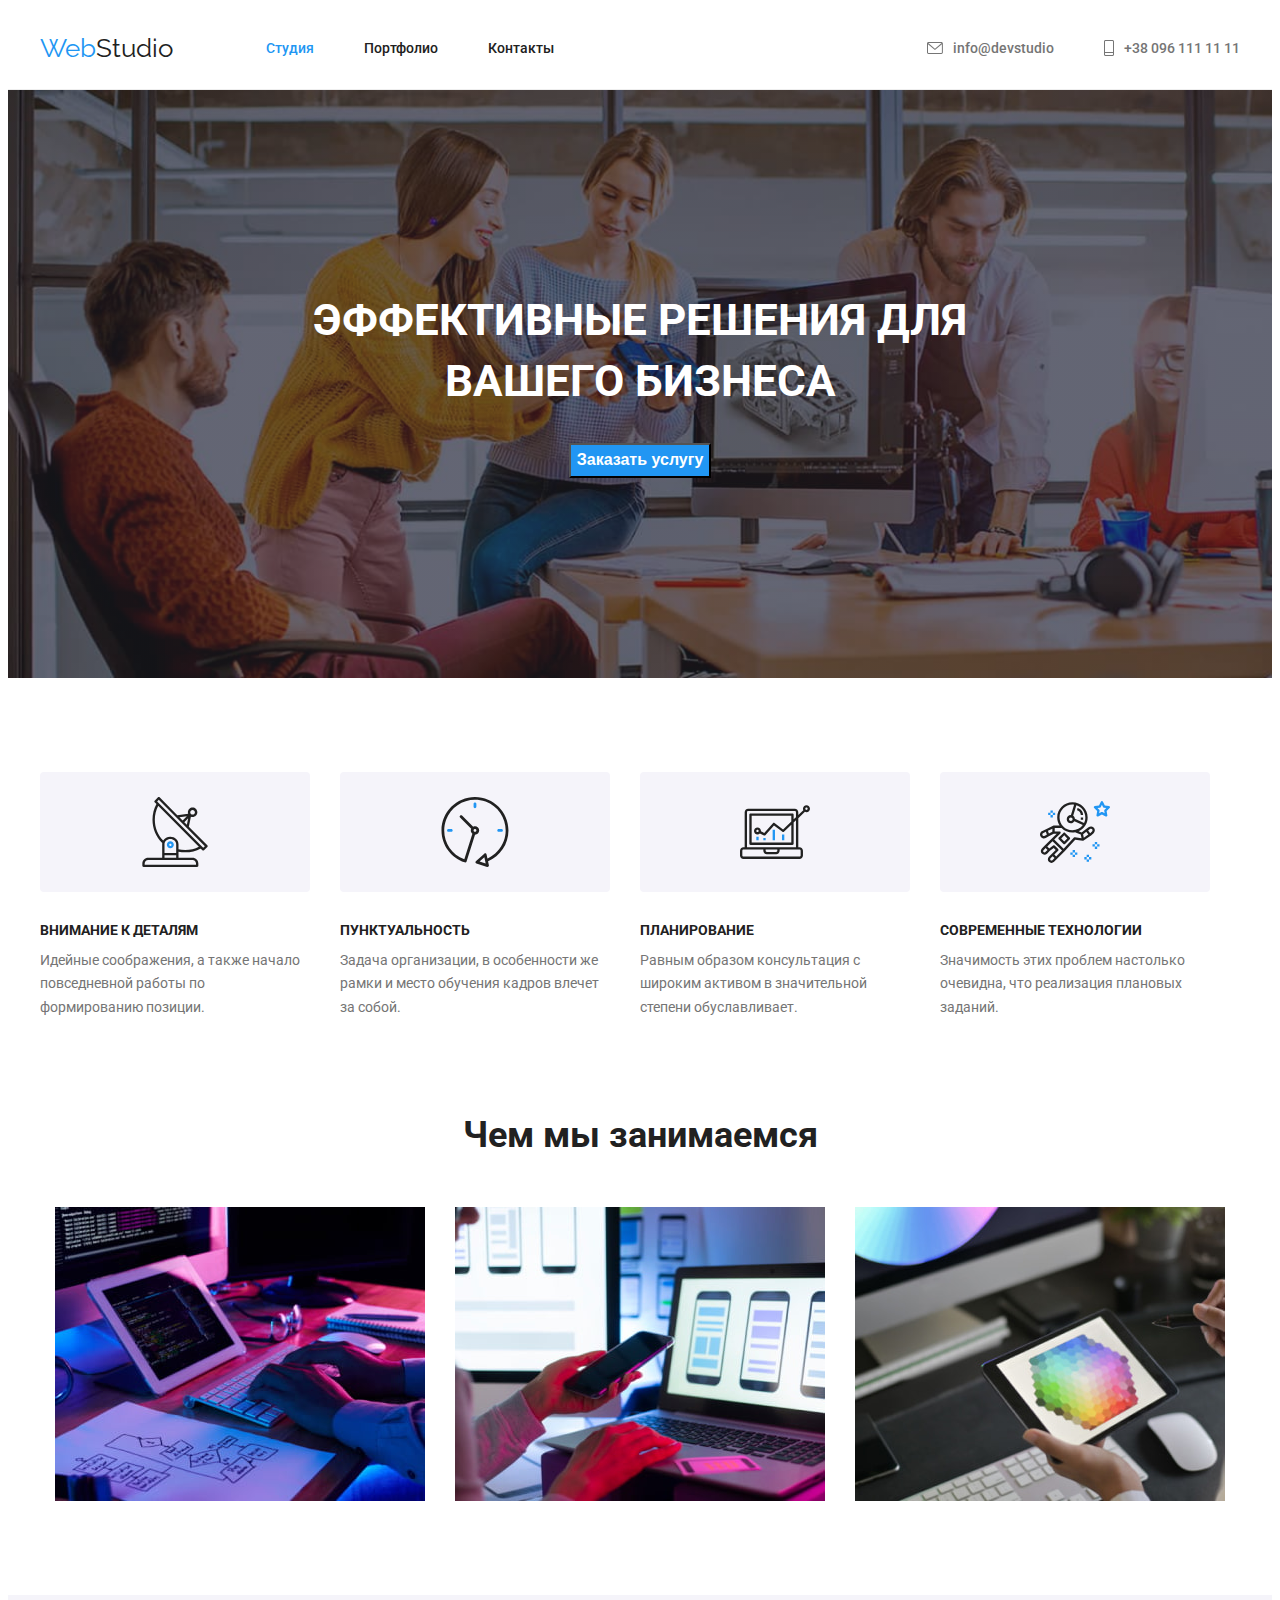
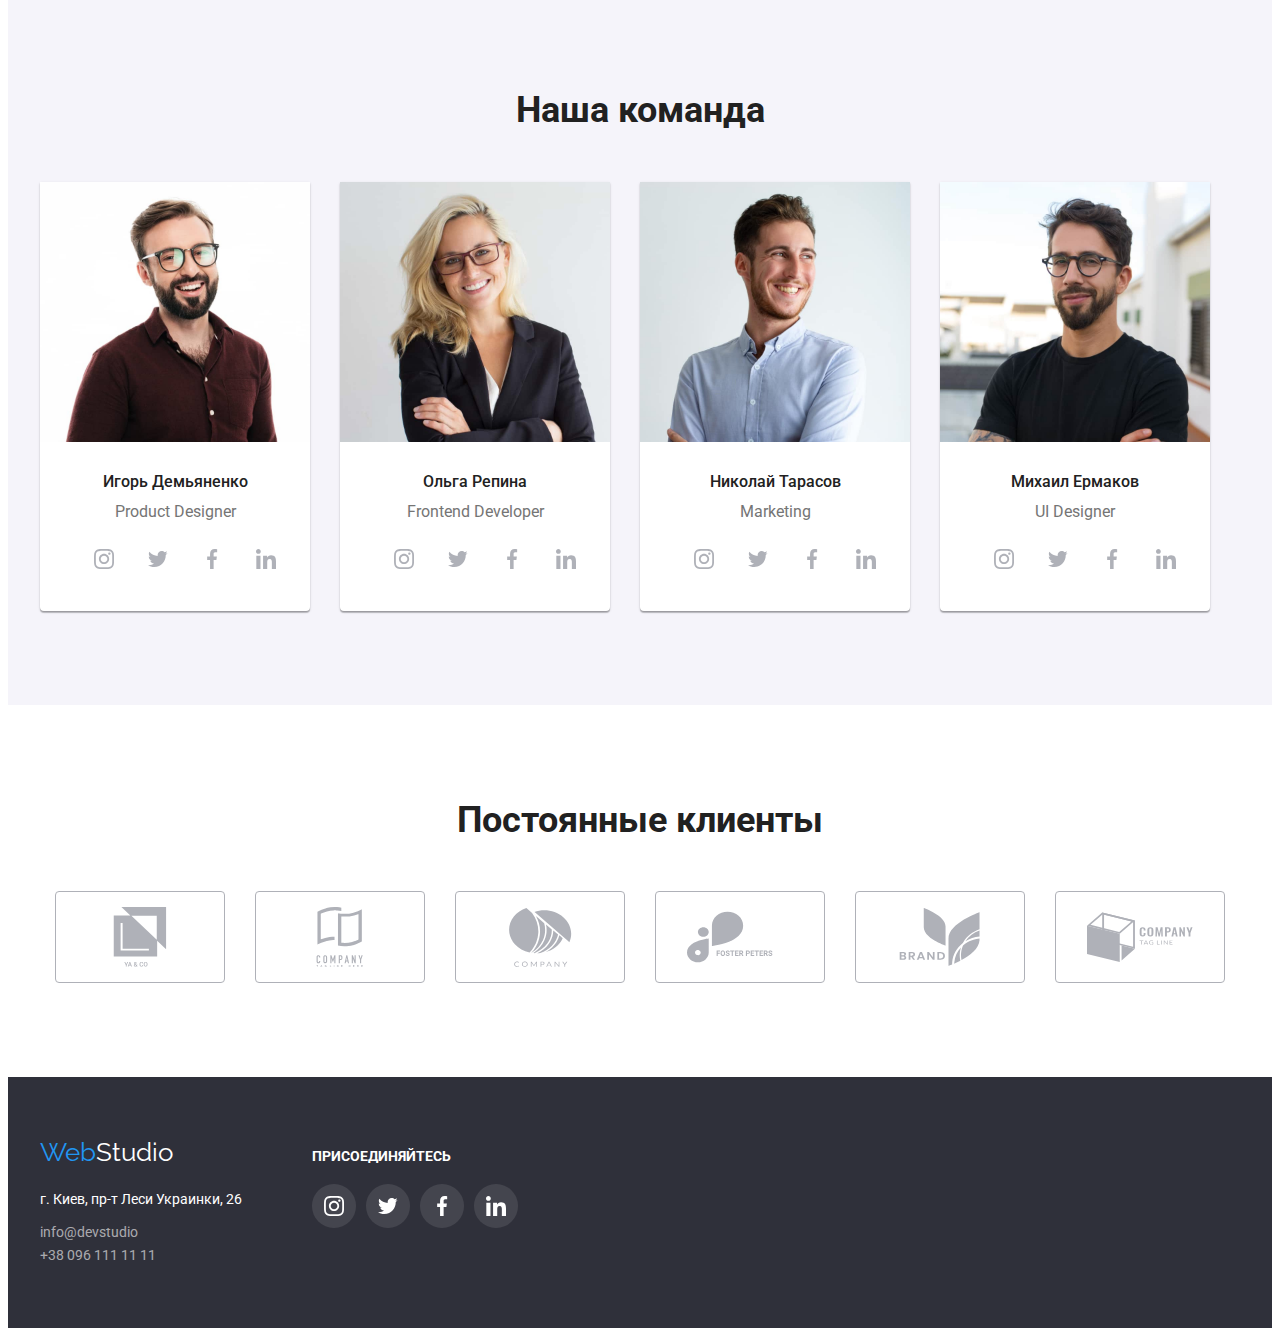
<file: index.html>
<!DOCTYPE html>
<html lang="ru">
    <head>
        <meta charset="UTF-8">
        <meta name="viewport" content="width=device-width, inital-scale=1.0">
        <title>Document</title>
        <link rel="preconnect" href="https://fonts.googleapis.com">
<link rel="preconnect" href="https://fonts.gstatic.com" crossorigin>
<link href="https://fonts.googleapis.com/css2?family=Oleo+Script&family=Raleway:wght@700&family=Roboto:wght@400;500;700;900&display=swap" rel="stylesheet">
<link rel="stylesheet" href="https://cdnjs.cloudflare.com/ajax/libs/modern-normalize/1.1.0/modern-normalize.min.css" integrity="sha512-wpPYUAdjBVSE4KJnH1VR1HeZfpl1ub8YT/NKx4PuQ5NmX2tKuGu6U/JRp5y+Y8XG2tV+wKQpNHVUX03MfMFn9Q==" crossorigin="anonymous" referrerpolicy="no-referrer" />
<link rel="stylesheet" href="./css/styles.css">
    </head>
    <body class="page">
        <header class="page-header">
            <div class="container main-hader">
            <nav class="main-hader">
                <a class="logo" href="./index.html"><span class="page-header-logo">Web</span><span class="page-header-nav">Studio</span></a>
                <ul class="site-nav">
                    <li class="link-nav"><a class="current nav-padding" href="">Студия</a></li>
                    <li class="link-nav-margin"><a class="link-nav nav-padding" href="./portfolio.html">Портфолио</a></li>
                    <li class="link-nav-margin"><a class="link-nav nav-padding" href="">Контакты</a></li>
                </ul>
            </nav>
                <ul class="auth-nav">
                    <li class="">
                        <a class="link-contact" href=""><svg class="envelope tel-envelipe-margin">
                        <use href='./images/sprite.svg#icon-envelope-hover'></use>
                    </svg> info@devstudio</a></li>
                    <li class="link-nav-margin"><a class="link-contact" href=""><svg class="tel tel-envelipe-margin">
                               <use href='./images/sprite.svg#icon-tel'></use>
                           </svg>  +38 096 111 11 11</a></li>
                </ul>
                </div>
        </header>
        <main>
    <section class="hero">
        <div class="container">
    <h1 class="hero-text">Эффективные решения для вашего бизнеса</h1>
        <button class="hero-buton">Заказать услугу</button>
    </div>
    </section>
    <section class="section section-benefits">
    <div class="section-benefits-margin container">
    <h2 class="visually-hidden">Наші переваги</h2>
    <ul class="benefis-list">
        <li class="benefits-margin">
            <div class="grup-box">
            <svg class="icon-Group">
                <use href='./images/sprite.svg#icon-antenna-1'></use>
            </svg>
        </div>
            <h3 class="section-benefits-title">Внимание к деталям</h3>
            <p class="section-benefits-text">Идейные соображения, а также начало повседневной работы по формированию позиции.</p>
        </li>
        <li class="benefits-margin">
            <div class="grup-box">
            <svg class="icon-Group">
                <use href='./images/sprite.svg#icon-clock-1'></use>
            </svg>
        </div>
            <h3 class="section-benefits-title">Пунктуальность</h3>
            <p class="section-benefits-text">Задача организации, в особенности же рамки и место обучения кадров влечет за собой.</p>
        </li> 
        <li class="benefits-margin">
            <div class="grup-box">
            <svg class="icon-Group">
                <use href='./images/sprite.svg#icon-diagram-1'></use>
            </svg>
        </div class="grup-box">
            <h3 class="section-benefits-title">Планирование</h3>
            <p class="section-benefits-text">Равным образом консультация с широким активом в значительной степени обуславливает.</p>
         </li>
        <li class="benefits-margin">
            <div class="grup-box">
            <svg class="icon-Group">
                <use href='./images/sprite.svg#icon-astronaut-1'></use>
            </svg>
        </div>
            <h3 class="section-benefits-title">Современные технологии</h3>
            <p class="section-benefits-text">Значимость этих проблем настолько очевидна, что реализация плановых заданий.</p>
        </li>
    </ul>
</div>
</section>
<section class="occupation section">
    <div class="container">
    <h2 class="section-work">Чем мы занимаемся</h2>
    <ul class="work-list">
    <li class="occupation-margin">
    <img src="./images/development.jpg" alt="Создание сайта" width="370">
    </li>
    <li class="occupation-margin">
        <img src="./images/mobile.jpg" alt="Оптимизация для мобильных устройств" width="370">
    </li>
    <li class="occupation-margin">
        <img src="./images/design.jpg" alt="Дизайн" width="370">
    </li>
    </ul>
</div>
</section>
<section class="section-page">
    <div class="container">
    <h2 class="pege-team">Наша команда</h2>
    <ul class="team">
        <li class="team-item">
            <img class="team-img" src="./images/igor.jpg" alt="Игорь Демьяненко" width="270">
            <div class="name">
            <h3 class="page-team-employee">Игорь Демьяненко</h3>
            <p class="section-team-specialty">Product Designer</p>
            <ul class="social">
                <li class="social-itam">
                    <a class="social-link" href="#">
                        <svg class="social-icon">
                        <use href='./images/sprite.svg#icon-instagram'></use>
                    </svg>
                    </a>
                </li>
                <li class="social-itam">
                    <a class="social-link" href="#">
                        <svg class="social-icon">
                        <use href='./images/sprite.svg#icon-twit'></use>
                    </svg>
                    </a>
                </li>
                <li class="social-itam">
                    <a class="social-link" href="#">
                        <svg class="social-icon">
                        <use href='./images/sprite.svg#icon-facebook'></use>
                    </svg>
                    </a>
                </li>
                <li class="social-itam">
                    <a class="social-link" href="#">
                        <svg class="social-icon">
                        <use href='./images/sprite.svg#icon-linkedin'></use>
                    </svg>
                    </a>
                </li>  
            </ul>
    </div>
        </li>
        <li class="team-item">
            <img class="team-img" src="./images/olga.jpg" alt="Ольга Репина" width="270">
            <div class="name">
            <h3 class="page-team-employee">Ольга Репина</h3>
            <p class="section-team-specialty">Frontend Developer</p>
            <ul class="social">
                <li class="social-itam">
                    <a class="social-link" href="#">
                        <svg class="social-icon">
                        <use href='./images/sprite.svg#icon-instagram'></use>
                    </svg>
                    </a>
                </li>
                <li class="social-itam">
                    <a class="social-link" href="#">
                        <svg class="social-icon">
                        <use href='./images/sprite.svg#icon-twit'></use>
                    </svg>
                    </a>
                </li>
                <li class="social-itam">
                    <a class="social-link" href="#">
                        <svg class="social-icon">
                        <use href='./images/sprite.svg#icon-facebook'></use>
                    </svg>
                    </a>
                </li>
                <li class="social-itam">
                    <a class="social-link" href="#">
                        <svg class="social-icon">
                        <use href='./images/sprite.svg#icon-linkedin'></use>
                    </svg>
                    </a>
                </li>  
            </ul>
            </div>
        </li>
        <li class="team-item">
            <img class="team-img" src="./images/koly.jpg" alt="Николай Тарасов" width="270">
            <div class="name">
            <h3 class="page-team-employee">Николай Тарасов</h3>
            <p class="section-team-specialty">Marketing</p>
            <ul class="social">
                <li class="social-itam">
                    <a class="social-link" href="#">
                        <svg class="social-icon">
                        <use href='./images/sprite.svg#icon-instagram'></use>
                    </svg>
                    </a>
                </li>
                <li class="social-itam">
                    <a class="social-link" href="#">
                        <svg class="social-icon">
                        <use href='./images/sprite.svg#icon-twit'></use>
                    </svg>
                    </a>
                </li>
                <li class="social-itam">
                    <a class="social-link" href="#">
                        <svg class="social-icon">
                        <use href='./images/sprite.svg#icon-facebook'></use>
                    </svg>
                    </a>
                </li>
                <li class="social-itam">
                    <a class="social-link" href="#">
                        <svg class="social-icon">
                        <use href='./images/sprite.svg#icon-linkedin'></use>
                    </svg>
                    </a>
                </li>  
            </ul>
        </div>
        </li>
        <li class="team-item">
            <img class="team-img" src="./images/miha.jpg" alt="Михаил Ермаков" width="270">
            <div class="name">
            <h3 class="page-team-employee">Михаил Ермаков</h3>
            <p class="section-team-specialty">UI Designer</p>
            <ul class="social">
                <li class="social-itam">
                    <a class="social-link" href="#">
                        <svg class="social-icon">
                        <use href='./images/sprite.svg#icon-instagram'></use>
                    </svg>
                    </a>
                </li>
                <li class="social-itam">
                    <a class="social-link" href="#">
                        <svg class="social-icon">
                        <use href='./images/sprite.svg#icon-twit'></use>
                    </svg>
                    </a>
                </li>
                <li class="social-itam">
                    <a class="social-link" href="#">
                        <svg class="social-icon">
                        <use href='./images/sprite.svg#icon-facebook'></use>
                    </svg>
                    </a>
                </li>
                <li class="social-itam">
                    <a class="social-link" href="#">
                        <svg class="social-icon">
                        <use href='./images/sprite.svg#icon-linkedin'></use>
                    </svg>
                    </a>
                </li>  
            </ul>
        </div>
        </li>   
    </ul>
</div>
</section>
<section class="section-client">
    <div class="container">
    <h2 class="client-title">Постоянные клиенты</h2>
    <ul class="client">
<li class="client-itam">
<a class="client-link">
<svg class="client-icon">
    <use href='./images/sprite.svg#icon-YA--CO'>
    </use>
</svg>
</a>
 </li>
 <li class="client-itam">
    <a class="client-link">
    <svg class="client-icon">
        <use href='./images/sprite.svg#icon-company'>
        </use>
    </svg>
    </a>
     </li>
     <li class="client-itam">
        <a class="client-link">
        <svg class="client-icon">
            <use href='./images/sprite.svg#icon-Object'>
            </use>
        </svg>
        </a>
         </li>
         <li class="client-itam">
            <a class="client-link">
            <svg class="client-icon">
                <use href='./images/sprite.svg#icon-FOSTER-PETERS'>
                </use>
            </svg>
            </a>
             </li>
             <li class="client-itam">
                <a class="client-link">
                <svg class="client-icon">
                    <use href='./images/sprite.svg#icon-brand'>
                    </use>
                </svg>
                </a>
                 </li>
                 <li class="client-itam">
                    <a class="client-link">
                    <svg class="client-icon">
                        <use href='./images/sprite.svg#icon-tagline'>
                        </use>
                    </svg>
                    </a>
                     </li>
    </ul>
</div>
</section>
</main>
<footer class="page-footer">
    <div class="container footer-box">
    <div class="footer-address-box">
    <a href="./index.html"><span class="page-footer-logo">Web</span><span class="page-footer-nav">Studio</span></a>
    <address class="footer-address">
        г. Киев, пр-т Леси Украинки, 26
        <a class="footer-nav" href="mailto:info@devstudio">info@devstudio</a>
        <a class="footer-tel" href="tel:+380961111111">+38 096 111 11 11</a>
    </address>
</div> 
    <div>
    <h2 class="soc-text">присоединяйтесь</h2>
    <ul class="social-footer">
        <li class="social-itam-footer">
            <a class="social-link-footer" href="#">
                <svg class="social-icon-footer">
                <use href='./images/sprite.svg#icon-instagram'></use>
            </svg>
            </a>
        </li>
        <li class="social-itam-footer">
            <a class="social-link-footer" href="#">
                <svg class="social-icon-footer">
                <use href='./images/sprite.svg#icon-twit'></use>
            </svg>
            </a>
        </li>
        <li class="social-itam-footer">
            <a class="social-link-footer" href="#">
                <svg class="social-icon-footer">
                <use href='./images/sprite.svg#icon-facebook'></use>
            </svg>
            </a>
        </li>
        <li class="social-itam-footer">
            <a class="social-link-footer" href="#">
                <svg class="social-icon-footer">
                <use href='./images/sprite.svg#icon-linkedin'></use>
            </svg>
            </a>
        </li>
    </ul>
</div>
</ul>
</div>
</footer>
    </body>
</html>
</file>
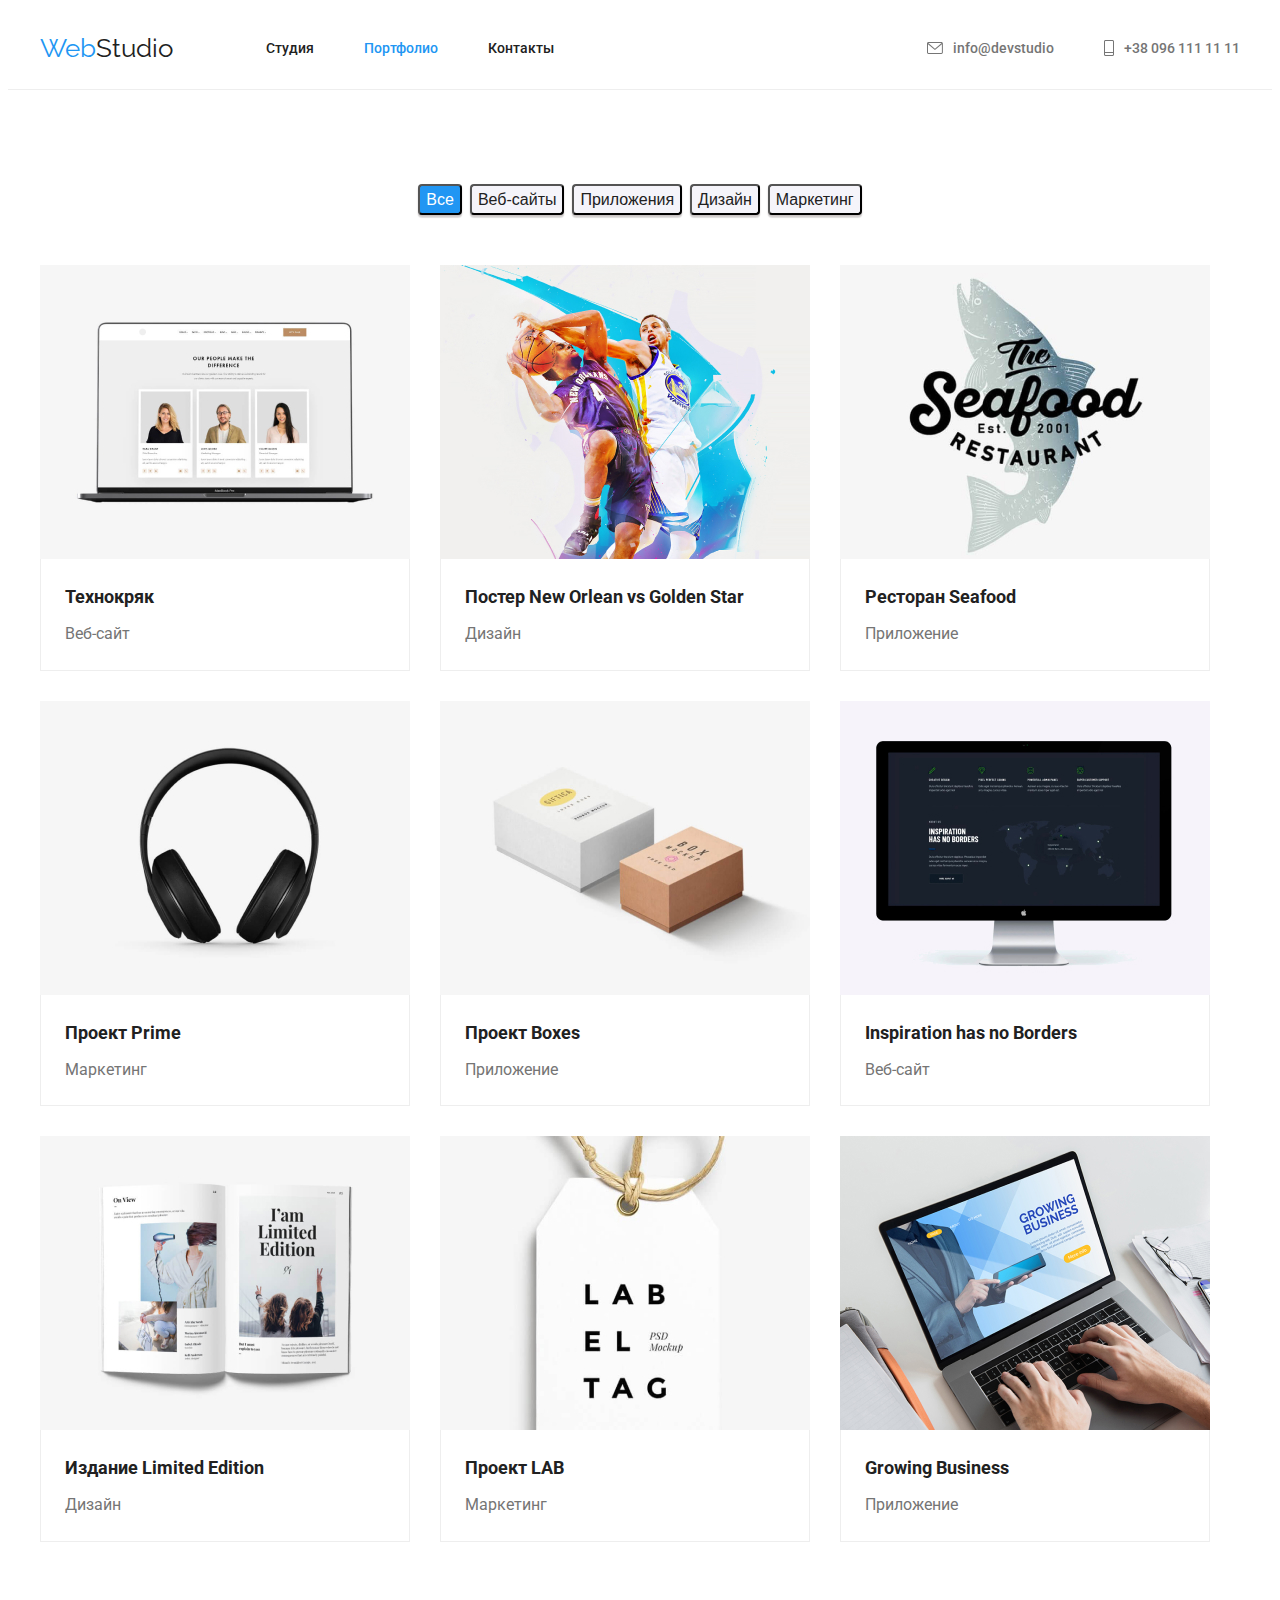
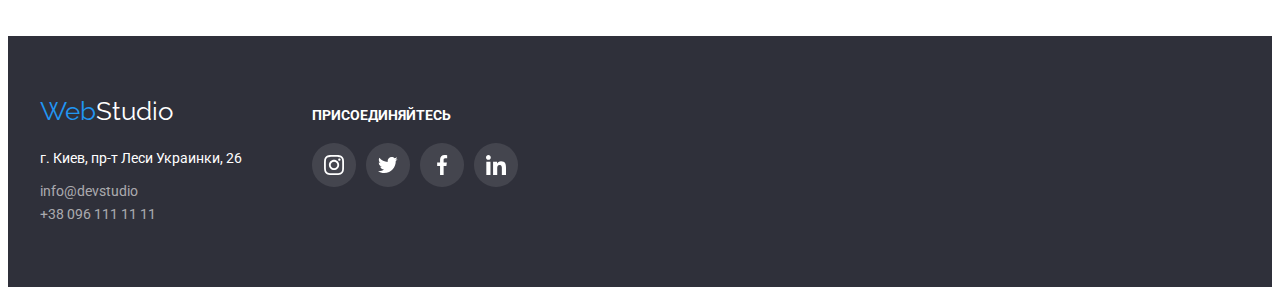
<file: portfolio.html>
<!DOCTYPE html>
<html lang="ru">
    <head>
        <meta charset="UTF-8">
        <meta name="viewport" content="width=device-width, inital-scale=1.0">
        <title>Document</title>
        <link rel="preconnect" href="https://fonts.googleapis.com">
<link rel="preconnect" href="https://fonts.gstatic.com" crossorigin>
<link href="https://fonts.googleapis.com/css2?family=Oleo+Script&family=Raleway:wght@700&family=Roboto:wght@400;500;700;900&display=swap" rel="stylesheet">
<link rel="stylesheet" href="https://cdnjs.cloudflare.com/ajax/libs/modern-normalize/1.1.0/modern-normalize.min.css" integrity="sha512-wpPYUAdjBVSE4KJnH1VR1HeZfpl1ub8YT/NKx4PuQ5NmX2tKuGu6U/JRp5y+Y8XG2tV+wKQpNHVUX03MfMFn9Q==" crossorigin="anonymous" referrerpolicy="no-referrer" />
<link rel="stylesheet" href="./css/styles.css">
    </head>
    <body class="page">
        <header class="page-header">
            <div class="main-hader container">
            <nav class="main-hader">
                <a class="logo" href="./index.html"><span class="page-header-logo">Web</span><span class="page-header-nav">Studio</span></a>
                <ul class="site-nav">
                    <li><a class="link-nav nav-padding" href="./index.html">Студия</a></li>
                    <li class="link-nav-margin"><a class="link-nav nav-padding current" href="">Портфолио</a></li>
                    <li class="link-nav-margin"><a class="link-nav nav-padding" href="">Контакты</a></li>
                </ul>
            </nav>
            <ul class="auth-nav">
                <li class="">
                    <a class="link-contact" href=""><svg class="envelope tel-envelipe-margin">
                    <use href='./images/sprite.svg#icon-envelope-hover'></use>
                </svg> info@devstudio</a></li>
                <li class="link-nav-margin"><a class="link-contact" href=""><svg class="tel tel-envelipe-margin">
                           <use href='./images/sprite.svg#icon-tel'></use>
                       </svg>  +38 096 111 11 11</a></li>
            </ul>
                </div>
        </header>
        <main>
            <section class="section-portfolio">
<div class="container">
<ul class="flex-button">
    <li class="flex-button-margin"><button class="portfolio-buton-all" type="button">Все</button></li>
    <li class="flex-button-margin"><button class="portfolio-buton" type="button">Веб-сайты</button></li>
    <li class="flex-button-margin"><button class="portfolio-buton" type="button">Приложения</button></li>
    <li class="flex-button-margin"><button class="portfolio-buton" type="button">Дизайн</button></li>
    <li><button class="portfolio-buton" type="button">Маркетинг</button></li>
</ul>

<ul class="flex-contener">
    <li class="flex-element"><a href=""><img src="./images/teh.jpg" alt="Технокряк" width="370"><div class="card-text"><h2 class="portfolio-work">Технокряк</h2><p class="portfolio-work-type">Веб-сайт</p></div></a></li>
    <li class="flex-element"><a href=""><img src="./images/new.jpg" alt="Постер New Orlean vs Golden Star" width="370"><div class="card-text"><h1 class="portfolio-work">Постер New Orlean vs Golden Star</h1><p class="portfolio-work-type">Дизайн</p></div></a></li>
    <li class="flex-element"><a href=""><img src="./images/res.jpg" alt="Ресторан Seafood" width="370"><div class="card-text"><h2 class="portfolio-work">Ресторан Seafood</h2><p class="portfolio-work-type">Приложение</p></div></a></li>
    <li class="flex-element"><a href=""><img src="./images/mon.jpg" alt="Проект Prime" width="370"><div class="card-text"><h2 class="portfolio-work">Проект Prime</h2><p class="portfolio-work-type">Маркетинг</p></div></a></li>
    <li class="flex-element"><a href=""><img src="./images/boxes.jpg" alt="Проект Boxes" width="370"><div class="card-text"><h2 class="portfolio-work">Проект Boxes</h2><p class="portfolio-work-type">Приложение</p></div></a></li>
    <li class="flex-element"><a href=""><img src="./images/inspiration.jpg" alt="Inspiration has no Borders" width="370"><div class="card-text"><h2 class="portfolio-work">Inspiration has no Borders</h2><p class="portfolio-work-type">Веб-сайт</p></div></a></li>
    <li class="flex-element"><a href=""><img src="./images/limited.jpg" alt="Издание Limited Edition" width="370"><div class="card-text"><h2 class="portfolio-work">Издание Limited Edition</h2><p class="portfolio-work-type">Дизайн</p></div></a></li>
    <li class="flex-element"><a href=""><img src="./images/LAB.jpg" alt="Проект LAB" width="370"><div class="card-text"><h2 class="portfolio-work">Проект LAB</h2><p class="portfolio-work-type">Маркетинг</p></div></a></li>
    <li class="flex-element"><a href=""><img src="./images/growing.jpg" alt="Growing Business" width="370"><div class="card-text"><h2 class="portfolio-work">Growing Business</h2><p class="portfolio-work-type">Приложение</p></div></a></li>
</ul>
</div>
</section>
</main>
<footer class="page-footer">
    <div class="container footer-box">
    <div class="footer-address-box">
    <a href="./index.html"><span class="page-footer-logo">Web</span><span class="page-footer-nav">Studio</span></a>
    <address class="footer-address">
        г. Киев, пр-т Леси Украинки, 26
        <a class="footer-nav" href="mailto:info@devstudio">info@devstudio</a>
        <a class="footer-tel" href="tel:+380961111111">+38 096 111 11 11</a>
    </address>
</div> 
    <div>
    <h2 class="soc-text">присоединяйтесь</h2>
    <ul class="social-footer">
        <li class="social-itam-footer">
            <a class="social-link-footer" href="#">
                <svg class="social-icon-footer">
                <use href='./images/sprite.svg#icon-instagram'></use>
            </svg>
            </a>
        </li>
        <li class="social-itam-footer">
            <a class="social-link-footer" href="#">
                <svg class="social-icon-footer">
                <use href='./images/sprite.svg#icon-twit'></use>
            </svg>
            </a>
        </li>
        <li class="social-itam-footer">
            <a class="social-link-footer" href="#">
                <svg class="social-icon-footer">
                <use href='./images/sprite.svg#icon-facebook'></use>
            </svg>
            </a>
        </li>
        <li class="social-itam-footer">
            <a class="social-link-footer" href="#">
                <svg class="social-icon-footer">
                <use href='./images/sprite.svg#icon-linkedin'></use>
            </svg>
            </a>
        </li>
    </ul>
</div>
</ul>
</div>
</footer>
    </body>
</html>
</file>
<file: css/styles.css>
:root {
    --primery-text-color: #757575;
    --accent-color: #2196F3;
    --title-text-color: #212121;
    --title-text-Letter: rgba(33, 33, 33, 1);
    --logo-text-color: #FFFFFF;
    --team-background-color: #F5F4FA;
    --footer-background-color: #2F303A;
    --hiro-hover-focus: rgba(33, 150, 243, 1);
}
/* Основні налаштування */
body {
    font-family:'Roboto', 'Segoe UI', 'Oxygen',
     'Ubuntu', 'Cantarell', 'Open Sans', 'Helvetica Neue', 
     'sans-serif';
      background-color:#E5E5E5;
}
a {text-decoration: none;}
ul, ol {
    list-style: none;
    padding: 0px;
    margin: 0px;
}
h1, h2, h3, p {
    /* padding: 0px; */
    margin: 0px;   
}
p {
    padding: 0px;
    margin: 0px;
}
img {
    display: block;
    margin: 0px;
    padding: 0px;
}
/* основний колір - #757575; 
Другородний колір - #212121;
Акцент - #2196F3;
Колір футера - background: #FFFFFF; */
/* Налаштування headerа */
.page {
background-color: var(--page-backround-color);
}
.page-header-nav {
color: var(--title-text-color);
font-family: 'Raleway';
font-size: 26px;
line-height: 1.2;
text-align: left;
}
.page-header-logo {
color: var(--accent-color);
font-family: 'Raleway';
font-size: 26px;
line-height: 1.2;
text-align: left;
}
.page-header {
    margin-bottom: 0px;
    padding-bottom: 0px;
    border-bottom:1px solid rgba(238, 238, 238, 1);
    background-color: var(--logo-text-color);
}
.nav-padding {
display: block;
padding-top: 32px;
padding-bottom: 32px;
}
.link-nav {
/* display: flex; */
color: rgba(33, 33, 33, 1);
font-weight: 500;
font-size: 14px;
line-height: 1.2;
} 
.link-contact {
/* display: block; */
display: flex;
align-items: center;
padding-top: 32px;
padding-bottom: 32px;
color: rgba(117, 117, 117, 1);
font-Weight: 500;
font-size: 14px;
line-height: 1.2;
}
.link-contact:hover,
.link-contact:focus {
    color: var(--accent-color);
}
.link-nav:hover,
.link-nav:focus {
    color: var(--accent-color);
}
.current {
    color: var(--accent-color);
}
/* Налаштування скуції "hero" */
.hero { 
    margin-left: auto;
    margin-right: auto;
    padding-top: 200px;
    padding-bottom: 200px;
    background-color: var(--footer-background-color);
    background-image: linear-gradient(rgba(47, 48, 58, 0.4), rgba(47, 48, 58, 0.4)), url('../images/background.jpg');
    max-width: 1600px;
    background-size: cover;
    background-repeat: no-repeat;
    text-align: center;
}
.hero-text {
display: block;
margin: auto;
max-width: 696px;
color: var(--logo-text-color);
text-transform:uppercase;
font-size: 44px;
line-height: 1.4;
text-align: center;
}
.hero-buton {
    margin-top: 30px;
    background-color: var(--accent-color);
    color: var(--logo-text-color);
font-size: 16px;
font-style: normal;
font-weight: 700;
line-height: 1.8;
text-align: center;
}
.hero-buton:hover,
.hero-buton:focus {
    background-color: #188CE8;
    color: var(--logo-text-color);
font-size: 16px;
font-style: normal;
font-weight: 700;
line-height: 1.8;
text-align: center;
}

/* Налаштування "background-color" секцій */
.section-page {
    background-color: var(--team-background-color);
    padding-top: 94px;
    padding-bottom: 94px;
}
.section {
    color: var(--title-text-color);
}
    /* Налаштування секції "Переваги"  */
  .section-benefits {
      padding-top: 94px;
      padding-bottom: 94px;
  }
    .visually-hidden {
        position: absolute;
  width: 1px;
  height: 1px;
  margin: -1px;
  border: 0;
  padding: 0;
  
  white-space: nowrap;
  clip-path: inset(100%);
  clip: rect(0 0 0 0);
  overflow: hidden;
    }
.section-benefits-title {
    margin-bottom: 10px;
    color: var(--title-text-color);
    text-transform:uppercase;
font-size: 14px;
line-height: 1.2;
text-align: left;
}
.section-benefits-text {
color: var(--primery-text-color);
font-size: 14px;
line-height: 1.7;
text-align: left;
}
/* Налаштування скції "Чим ми займаємось" */
.section-work {
color: var(--title-text-color);
font-size: 36px;
line-height: 1.2;
text-align: center;
margin-bottom: 50px;
margin-top: 0px;
}
/* Налаштування скуції "Наша команда" */
.pege-team {
color: var(--title-text-color);
margin-top: 0px;
margin-bottom: 50px;
font-size: 36px;
line-height: 1.2;
text-align: center;
}
.page-team-employee {
margin-bottom: 10px;
color: var(--title-text-color);
font-weight: 500;
font-size: 16px;
line-height: 1.2;
text-align: center;
}
.section-team-specialty {
    padding-bottom: 0px;
color: var(--primery-text-color);
font-size: 16px;
line-height: 19px;
letter-spacing: 1,2;
text-align: center;
}
.team-item {
    background-color: rgba(255, 255, 255, 1);
    /* border-bottom: 1px solid rgba(255, 255, 255, 1); */
    /* Width: 270px; */
    /* margin-bottom:0; */
    margin-left: 30px;
    box-shadow: 0px 1px 3px rgba(0, 0, 0, 0.12), 0px 1px 1px rgba(0, 0, 0, 0.14), 0px 2px 1px rgba(0, 0, 0, 0.2);
    border-radius: 0px 0px 4px 4px;
}
/* Налаштування сторінки portfolio */
.portfolio-buton {
    background-color:var(--team-background-color);
    color: var(--title-text-color);
font-size: 16px;
line-height: 1.6;
text-align: center;
border-radius: 4px;
box-shadow: 0px 3px 1px rgba(0, 0, 0, 0.1), 0px 1px 2px rgba(0, 0, 0, 0.08), 0px 2px 2px rgba(102, 47, 47, 0.12);
}
.portfolio-buton-all {
    color: var(--logo-text-color);
    background-color: var(--accent-color);
    font-size: 16px;
    line-height: 1.6;
    text-align: center;
    box-shadow: 0px 3px 1px rgba(0, 0, 0, 0.1), 0px 1px 2px rgba(0, 0, 0, 0.08), 0px 2px 2px rgba(102, 47, 47, 0.12);
border-radius: 4px;  
}
.portfolio-buton:hover,
.portfolio-buton:focus { 
color: var(--logo-text-color);
background-color: var(--accent-color);
box-shadow: 0px 3px 1px rgba(0, 0, 0, 0.1), 0px 1px 2px rgba(0, 0, 0, 0.08), 0px 2px 2px rgba(102, 47, 47, 0.12);
}
.portfolio-work {
margin-bottom: 4px;
color: var(--title-text-color);
font-size: 18px;
line-height: 2;
text-align: left;
}
.portfolio-work-type {
color: var(--primery-text-color);
font-size: 16px;
line-height: 1.9;
text-align: left;
text-align: left;
}
.card-text {
    padding-top: 20px;
    padding-bottom: 20px;
    padding-left: 24px;
    padding-right: 24px;
    border-bottom: 1px solid rgba(238, 238, 238, 1);
    border-left: 1px solid rgba(238, 238, 238, 1);
    border-right: 1px solid rgba(238, 238, 238, 1);
}
/* Налаштування footera */
.page-footer { 
    background-color: var(--footer-background-color);
    padding-bottom: 60px;
    padding-top: 60px;
    }
    .footer-nav {
        display: block;
        margin-top: 9px;
        color: rgba(255, 255, 255, 0.6);
        font-size: 14px;
        font-style: normal;
        line-height: 1.7;
        text-align: left;
        }
    .footer-tel {
    margin-top: 9px;
    color: rgba(255, 255, 255, 0.6);
    font-size: 14px;
    font-style: normal;
    line-height: 1.7;
    text-align: left;
    }
.footer-address {
margin-top: 20px;
color: var(--logo-text-color);
font-size: 14px;
font-style: normal;
line-height: 1.7;
text-align: left;
    }
.page-footer-nav {
        margin-top: 9px;
        color: var(--logo-text-color);
        font-family: 'Raleway';
        font-size: 26px;
        line-height: 1.2;
        text-align: left;
    }
.page-footer-logo {
color: var(--accent-color);
font-family: 'Raleway';      
font-size: 26px;
line-height: 1.2;
text-align: left;
}
/* оформлення блоків */
.container {
    width: 1200px;
    padding-left: 15px;
    padding-right: 15px;
    margin: 0 auto;
}
.occupation {
padding-bottom: 94px;
}
.team-margin-padding {
    margin-bottom: 0px;
padding-bottom: 94px;
}
.site-nav {
   display: flex;
   margin-bottom: 0px;
   margin-left: 93px;
}
.auth-nav {
    display:flex;
    margin-bottom: 0px;
    margin-right: 0px;
    margin-left: auto;
}
.link-nav-margin {
    margin-left: 50px;
}
.main-hader {
    display:flex;
    align-items: center;
    /* justify-content:flex-start; */

}
.benefis-list {
    margin-right: 0px;
    margin-left: -30px;
    display: flex;
    /* justify-content: flex-start; */
}
.benefits-margin {
    width: 270px;
margin-left: 30px;
}
.work-margin {
    /* width: 270px; */
    margin-left: 30px;
    /* margin-bottom: 0px; */
}
.occupation-margin {
    margin-left: 30px;
    width: 370px;
}
.work-list {
    margin-left: -30px;
    justify-content:center;
    display: flex;
    background-color: rgba(255, 255, 255, 1);
}
.name {
    padding-top: 30px;
    padding-bottom: 30px;
}
.team {
    display: flex;
    /* padding-bottom: 90px; */
    margin-left: -30px;
}

.flex-contener {
 display: flex;
 flex-wrap: wrap;
 margin-bottom: -30px;
}
.flex-element {
  width: 370px;
  margin-right: 30px;
  margin-bottom: 30px;
}
.flex-element:hover {
box-shadow: 0px 1px 1px rgba(0, 0, 0, 0.12), 0px 4px 4px rgba(0, 0, 0, 0.06), 1px 4px 6px rgba(0, 0, 0, 0.16);
  }
  .flex-element:focus {
    box-shadow: 0px 1px 1px rgba(0, 0, 0, 0.12), 0px 4px 4px rgba(0, 0, 0, 0.06), 1px 4px 6px rgba(0, 0, 0, 0.16);
      }
.flex-element:nth-child(3n) {
    margin-right: 0px;
    /* margin-bottom: 0px; */
}
.flex-button {
    display: flex;
    margin-bottom: 50px;
    justify-content:center;
}
.flex-button-margin {
    margin-right: 8px;
}
.flex-button-margin:focus {
margin-right: 8px;
box-shadow: 0px 3px 1px rgba(0, 0, 0, 0.1), 0px 1px 2px rgba(0, 0, 0, 0.08), 0px 2px 2px rgba(0, 0, 0, 0.12);
border-radius: 4px;
}
.section-portfolio {
    padding-top: 94px;
    padding-bottom: 94px;
}
/* Стилізація іконок */

.section-client {
padding-top: 94px; 
padding-bottom: 94px;
}
.client-title {
    margin-bottom: 50px;
font-weight: 700;
font-size: 36px;
line-height: 42px;
text-align: center;
letter-spacing: 1.2;
color: rgba(33, 33, 33, 1); 
}
.client {
    display: flex;
    justify-content: center;
    margin-top: 50px;
    margin-left: -30px;
}
.client-itam {
    width: 170px;
    height: 92px; 
    margin-left: 30px; 
}
.client-link:hover {
    border: 1px solid var(--accent-color);
    color: var(--accent-color);
}
.client-link {
    color: rgba(175, 177, 184, 1);
    width: 100%;
    height: 100%;
    display: flex;
    align-items: center;
    justify-content: center;
    border: 1px solid #AFB1B8;
    box-sizing: border-box;
    border-radius: 4px;
}
.client-icon {
    width: 106px;
    height: 60px;
    fill: currentColor;  
}
.client-margin {
    margin-left: 30px;
}
.soc-text {
    font-weight: 700;
font-size: 14px;
line-height: 16px;
letter-spacing: 1.2;
text-transform: uppercase;
color: rgba(255, 255, 255, 1);
}
/* Налаштування карточок "наша команда" */
.social {
    display: flex;
    justify-content: center;
    margin-top: 16px;
    margin-left: -10px;
}
.soc-team {
    display: flex;
    
}
.social-itam {
    width: 44px;
    height: 44px;
    margin-left: 10px;
}
.social-icon
 {
    width: 20px;
    height: 20px;
    fill: currentColor;
}
.social-link {
    color: rgba(175, 177, 184, 1);
    width: 100%;
    height: 100%;
    display: flex;
    align-items: center;
    justify-content: center;
    border-radius: 50%;
    margin-left: 10px;
}
.social-link:hover, .social-link:focus {
background-color: var(--accent-color);
color: white;
}
/* налаштування соц.мереж в footer */
.social-footer {
    display: flex;
    justify-content: center;
    margin-top: 20px;
    margin-left: -10px;
}
.social-itam-footer {
    width: 44px;
    height: 44px;
    background-image: radial-gradient(rgba(255, 255, 255, 0.1), rgba(255, 255, 255, 0.1));
    border-radius:  360px;
    margin-left: 10px;
}
.social-itam-footer:hover, .social-itam-footer:focus {
    background-image: radial-gradient(rgba(33, 150, 243, 1), rgba(33, 150, 243, 1));
    border-radius:  360px;
}
.social-icon-footer
 {
    width: 20px;
    height: 20px;
    fill: currentColor;
}
.social-link-footer {
    color: #FFFFFF;
    width: 100%;
    height: 100%;
    display: flex;
    align-items: center;
    justify-content: center;
}
.footer-box {
    display: flex;
      align-items: baseline;
}
.tel {
width: 10px;
height: 16px;
fill: currentColor;
}
.envelope {
Width: 16px;
Height: 12px;
fill: currentColor;
}
.tel-envelipe-margin {
    margin-right: 10px;
}
.icon-Group {
    width: 70px;
    height: 70px;
}
.grup-box {
display: flex;
justify-content:center;
align-items: center;
width: 270px;
height: 120px;
background: #F5F4FA;
border-radius: 4px;
margin-bottom: 30px;
}

.footer-box {
    display: flex;
    align-items: baseline;
}
.footer-address-box {
  margin-right: 70px;  
}
</file>
